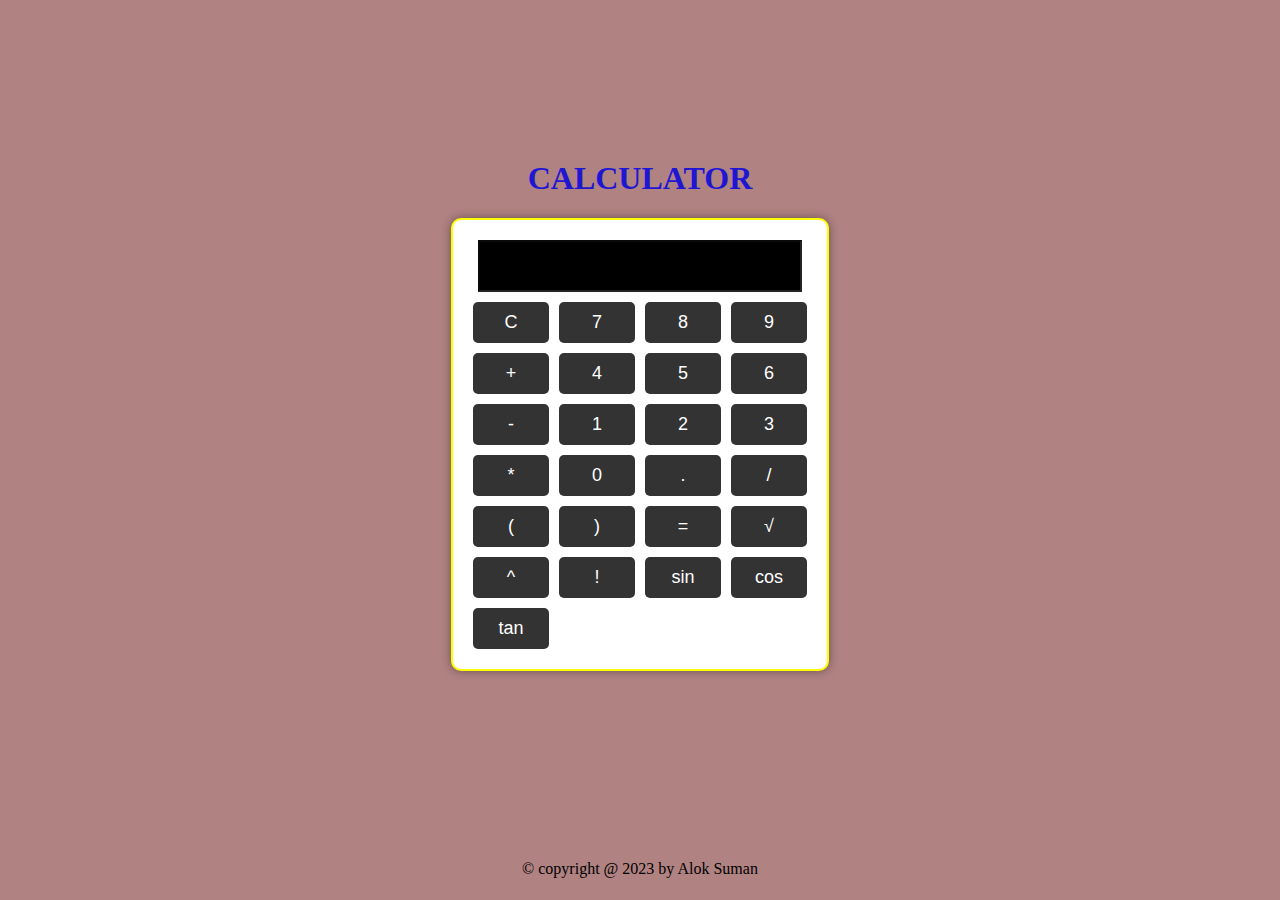
<file: calculator/index.html>
<!DOCTYPE html>
<html lang="en">
<head>
    <meta charset="UTF-8">
    <meta name="viewport" content="width=device-width, initial-scale=1.0">
    <link rel="stylesheet" href="style.css">
    <title>Calculator</title>
</head>
<body>
    <div class="wrapper">
        <h1>CALCULATOR</h1>
        <div class="calculator">
            <input type="text" id="display" disabled>
            <div class="buttons">
                <button onclick="clearDisplay()">C</button>
                <button onclick="appendToDisplay('7')">7</button>
                <button onclick="appendToDisplay('8')">8</button>
                <button onclick="appendToDisplay('9')">9</button>
                <button onclick="appendToDisplay('+')">+</button>
                <button onclick="appendToDisplay('4')">4</button>
                <button onclick="appendToDisplay('5')">5</button>
                <button onclick="appendToDisplay('6')">6</button>
                <button onclick="appendToDisplay('-')">-</button>
                <button onclick="appendToDisplay('1')">1</button>
                <button onclick="appendToDisplay('2')">2</button>
                <button onclick="appendToDisplay('3')">3</button>
                <button onclick="appendToDisplay('*')">*</button>
                <button onclick="appendToDisplay('0')">0</button>
                <button onclick="appendToDisplay('.')">.</button>
                <button onclick="appendToDisplay('/')">/</button>
                <button onclick="openParenthesis('(')">(</button>
                <button onclick="closeParenthesis(')')">)</button>
                <button onclick="calculateResult()">=</button>
                <button onclick="calculateSquareRoot()">√</button>
                <button onclick="calculatePower()">^</button>
                <button onclick="calculateFactorial()">!</button>
                <button onclick="calculateSin()">sin</button>
                <button onclick="calculateCos()">cos</button>
                <button onclick="calculateTan()">tan</button>
            </div>
        </div>
    </div>
    <div class="footer"> &copy; copyright @ 2023 by <span>Alok Suman</span> </div>
    <script src="script.js"></script>
</body>
</html>
</file>
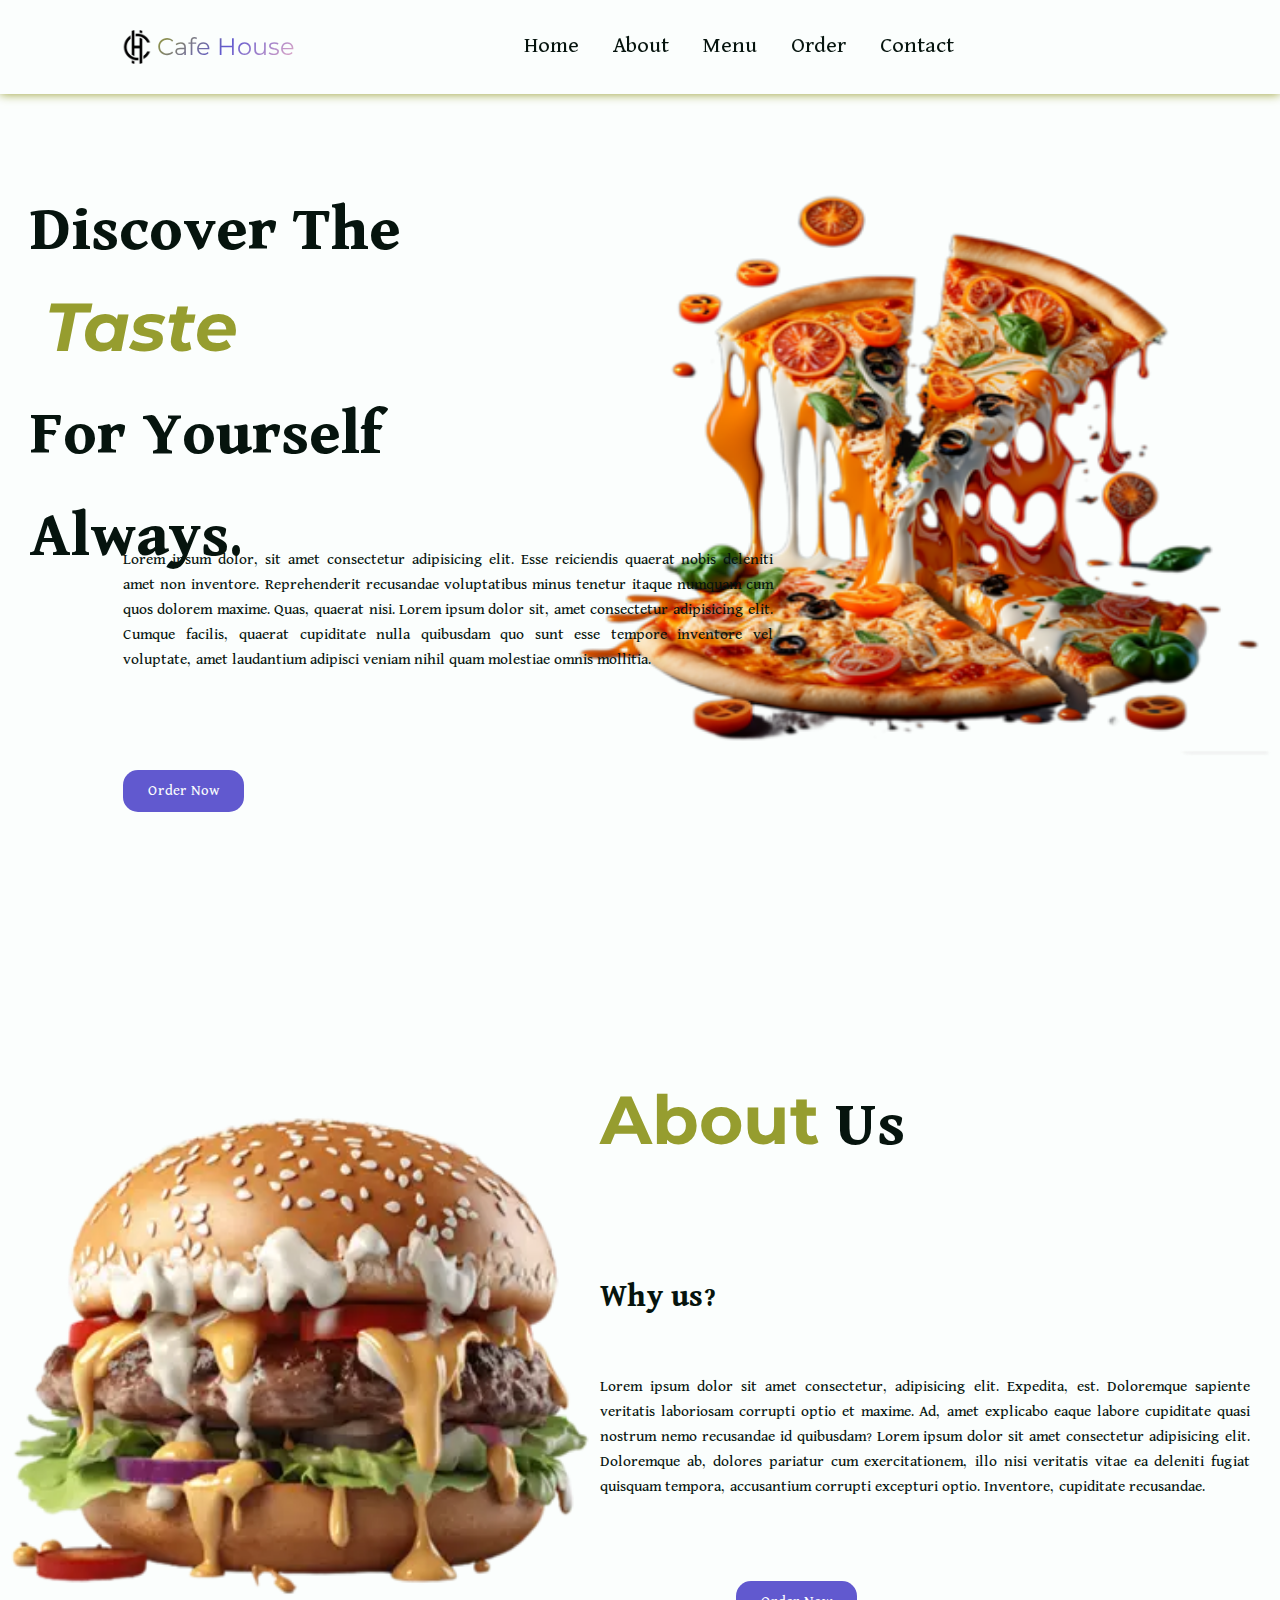
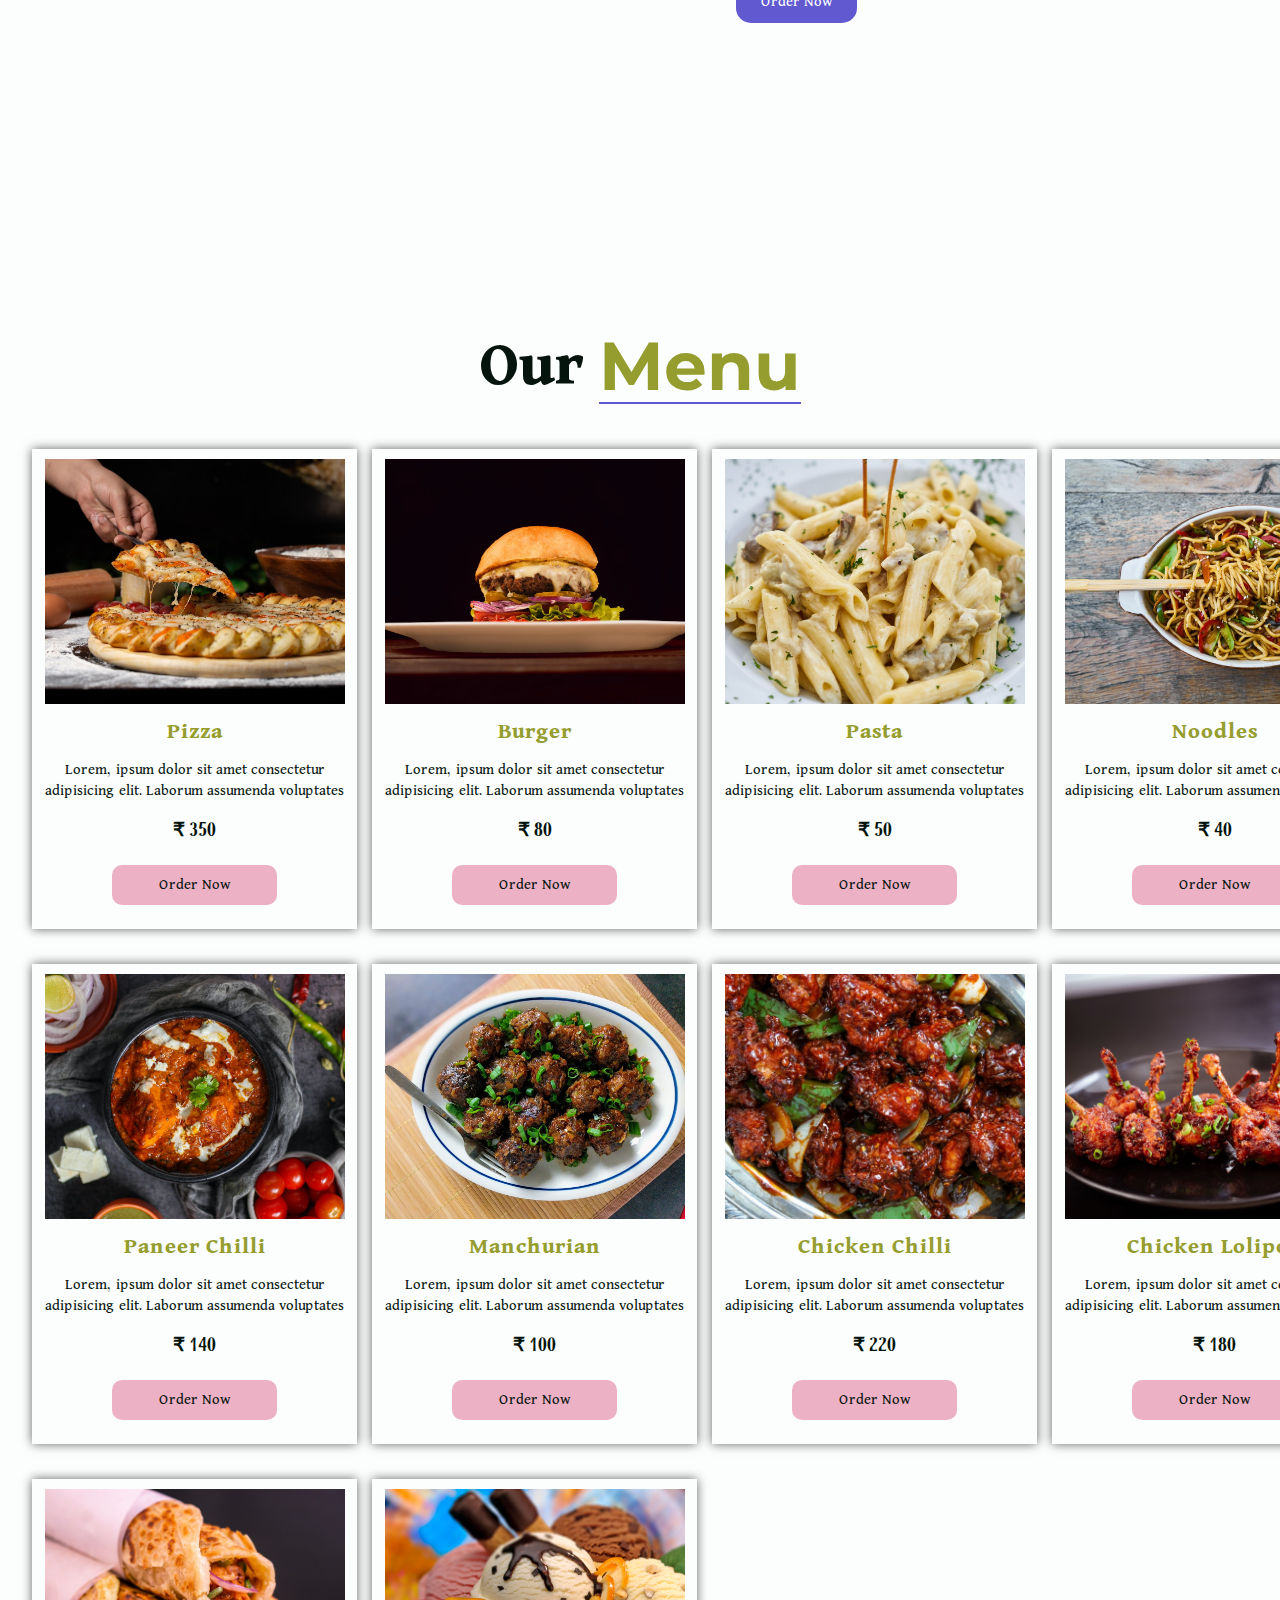
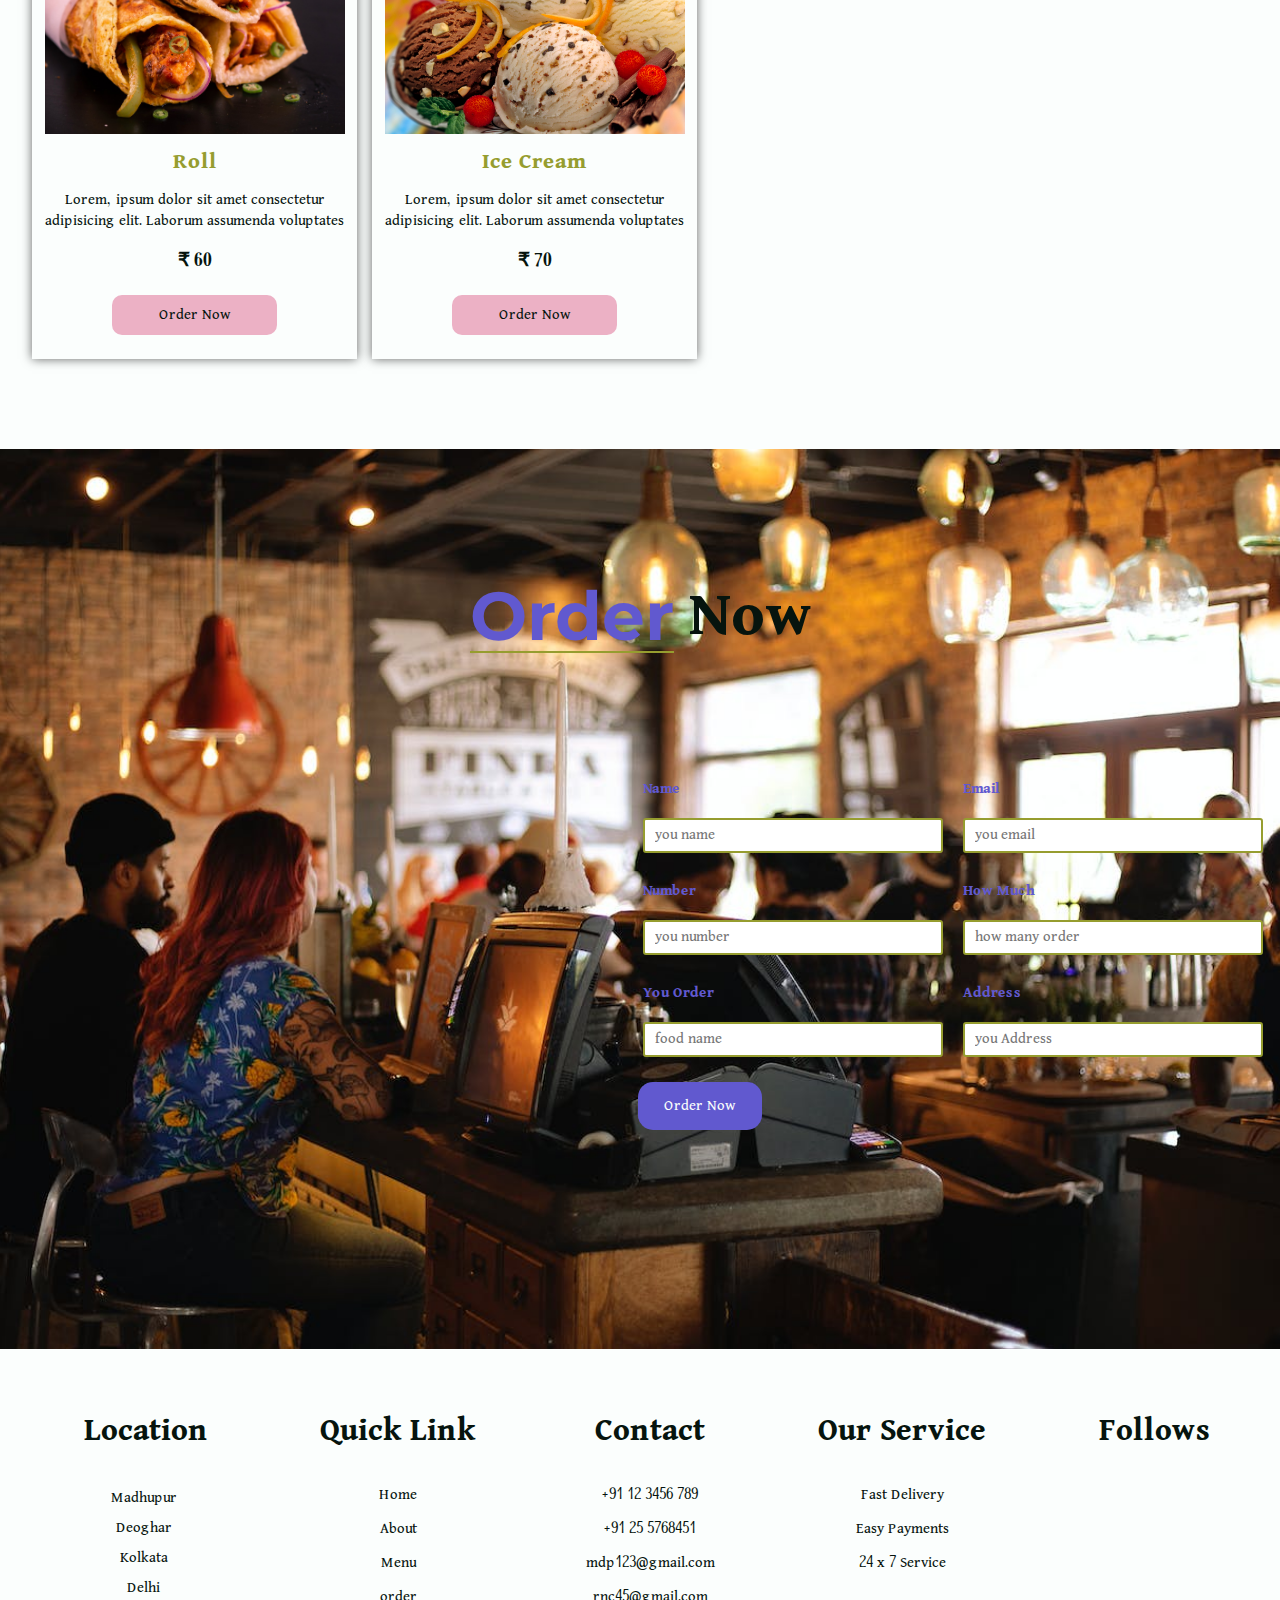
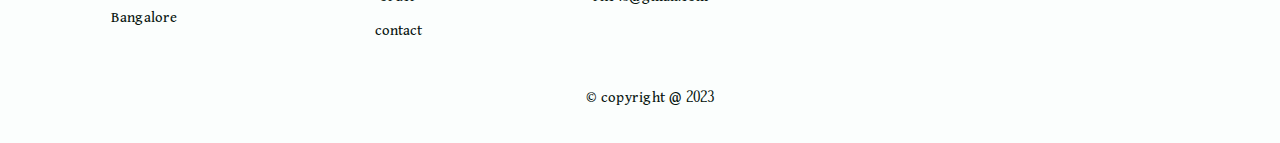
<file: codsoft_task1-LandingPage/index.html>
<!DOCTYPE html>
<html lang="en">
<head>
    <meta charset="UTF-8">
    <meta http-equiv="X-UA-Compatible" content="IE=edge">
    <meta name="viewport" content="width=device-width, initial-scale=1.0">
    <title>Cafe House</title>
    <link rel="stylesheet" href="style.css">
    <link rel="stylesheet" href="https://cdnjs.cloudflare.com/ajax/libs/font-awesome/6.4.2/css/all.min.css" integrity="sha512-z3gLpd7yknf1YoNbCzqRKc4qyor8gaKU1qmn+CShxbuBusANI9QpRohGBreCFkKxLhei6S9CQXFEbbKuqLg0DA==" crossorigin="anonymous" referrerpolicy="no-referrer" />
</head>
<body>
    <main>
        <header class="header" id="home">
            <nav class="navbar">
                <div class="logo">
                    <a href="#"><img src="./images/logo.png" alt="logo"></a>
                    <p class="brand">Cafe House</p>
                </div>

                <ul>
                    <li><a href="#home">Home</a></li>
                    <li><a href="#about">About</a></li>
                    <li><a href="#menu">Menu</a></li>
                    <li><a href="#order">Order</a></li>
                    <li><a href="#contact">Contact</a></li>
                </ul>

                <div class="icon">
                    <i class="fa-solid fa-magnifying-glass"></i>
                    <i class="fa-solid fa-cart-shopping"></i>
                </div>
            </nav>

            <div class="home">

                <div class="men_text">
                    <h1>Discover The <span>Taste </span><br>For Yourself Always.</h1>
                </div>

                <div class="home_image">
                    <img src="images/pizza.png" height="650px" width="750px">
                </div>

            </div>

            <p class="details">
                Lorem ipsum dolor, sit amet consectetur adipisicing elit. Esse reiciendis quaerat nobis
                deleniti amet non inventore. Reprehenderit recusandae voluptatibus minus tenetur itaque numquam
                cum quos dolorem maxime. Quas, quaerat nisi. Lorem ipsum dolor sit, amet consectetur adipisicing
                elit. Cumque facilis, quaerat cupiditate nulla quibusdam quo sunt esse tempore inventore vel
                voluptate, amet laudantium adipisci veniam nihil quam molestiae omnis mollitia.
            </p>

            <a href="#" class="home_btn">Order Now</a>

        </header>

        <!-- About Us -->

        <div class="about" id="about">
            <div class="about_main">

                <div class="image">
                    <img src="images/burger.png" height="650px" width="850px">
                </div>

                <div class="about_text">
                    <h1><span>About</span>Us</h1>
                    <h3>Why us?</h3>
                    <p>
                        Lorem ipsum dolor sit amet consectetur, adipisicing elit. Expedita, est. Doloremque
                        sapiente veritatis laboriosam corrupti optio et maxime. Ad, amet explicabo eaque labore
                        cupiditate quasi nostrum nemo recusandae id quibusdam? Lorem ipsum dolor sit amet
                        consectetur adipisicing elit. Doloremque ab, dolores pariatur cum exercitationem, illo nisi
                        veritatis vitae ea deleniti fugiat quisquam tempora, accusantium corrupti excepturi optio.
                        Inventore, cupiditate recusandae.
                    </p>
                </div>
            </div>

            <a href="#" class="about_btn">Order Now</a>

        </div>

        <!--Menu-->

        <div class="menu" id="menu">
        <h1>Our<span>Menu</span></h1>

            <div class="menu_box">
                <div class="menu_card">

                    <div class="menu_image">
                        <img src="images/m-pizzza.jpg">
                    </div>

                    <div class="menu_info">
                        <h2>Pizza</h2>
                        <p>
                            Lorem, ipsum dolor sit amet consectetur adipisicing elit. Laborum assumenda voluptates
                        </p>
                        <h3>&#8377; 350</h3>
                        <a href="#order" class="menu_btn" >Order Now</a>
                    </div>

                </div>

                <div class="menu_card">

                    <div class="menu_image">
                        <img src="images/m-burger.jpg">
                    </div>

                    <div class="menu_info">
                        <h2>Burger</h2>
                        <p>
                            Lorem, ipsum dolor sit amet consectetur adipisicing elit. Laborum assumenda voluptates
                        </p>
                        <h3>&#8377; 80</h3>
                        <a href="#order" class="menu_btn">Order Now</a>
                    </div>

                </div>

                <div class="menu_card">

                    <div class="menu_image">
                        <img src="images/m-pasta.jpg">
                    </div>


                    <div class="menu_info">
                        <h2>Pasta</h2>
                        <p>
                            Lorem, ipsum dolor sit amet consectetur adipisicing elit. Laborum assumenda voluptates
                        </p>
                        <h3>&#8377; 50</h3>
                        <a href="#order" class="menu_btn">Order Now</a>
                    </div>

                </div>

                <div class="menu_card">

                    <div class="menu_image">
                        <img src="images/m-noodles.jpg">
                    </div>


                    <div class="menu_info">
                        <h2>Noodles</h2>
                        <p>
                            Lorem, ipsum dolor sit amet consectetur adipisicing elit. Laborum assumenda voluptates
                        </p>
                        <h3>&#8377; 40</h3>
                        <a href="#order" class="menu_btn">Order Now</a>
                    </div>

                </div>

                <div class="menu_card">

                    <div class="menu_image">
                        <img src="images/m-paneer.jpg">
                    </div>


                    <div class="menu_info">
                        <h2>Paneer Chilli</h2>
                        <p>
                            Lorem, ipsum dolor sit amet consectetur adipisicing elit. Laborum assumenda voluptates
                        </p>
                        <h3>&#8377; 140</h3>
                        <a href="#order" class="menu_btn">Order Now</a>
                    </div>

                </div>

                <div class="menu_card">

                    <div class="menu_image">
                        <img src="images/m-manchurian.jpg">
                    </div>

                    <div class="menu_info">
                        <h2>Manchurian</h2>
                        <p>
                            Lorem, ipsum dolor sit amet consectetur adipisicing elit. Laborum assumenda voluptates
                        </p>
                        <h3>&#8377; 100</h3>
                        <a href="#order" class="menu_btn">Order Now</a>
                    </div>

                </div>

                <div class="menu_card">

                    <div class="menu_image">
                        <img src="images/m-chicken chilli.jpg">
                    </div>

                    <div class="menu_info">
                        <h2>Chicken Chilli</h2>
                        <p>
                            Lorem, ipsum dolor sit amet consectetur adipisicing elit. Laborum assumenda voluptates
                        </p>
                        <h3>&#8377; 220</h3>
                        <a href="#order" class="menu_btn">Order Now</a>
                    </div>

                </div>

                <div class="menu_card">

                    <div class="menu_image">
                        <img src="images/m-chicken_lollipop.jpg">
                    </div>

                    <div class="menu_info">
                        <h2>Chicken Lolipop</h2>
                        <p>
                            Lorem, ipsum dolor sit amet consectetur adipisicing elit. Laborum assumenda voluptates
                        </p>
                        <h3>&#8377; 180</h3>
                        <a href="#order" class="menu_btn">Order Now</a>
                    </div>

                </div>

                <div class="menu_card">

                    <div class="menu_image">
                        <img src="images/m-roll.jpg">
                    </div>

                    <div class="menu_info">
                        <h2>Roll</h2>
                        <p>
                            Lorem, ipsum dolor sit amet consectetur adipisicing elit. Laborum assumenda voluptates
                        </p>
                        <h3>&#8377; 60</h3>
                        <a href="#order" class="menu_btn">Order Now</a>
                    </div>

                </div>

                <div class="menu_card">

                    <div class="menu_image">
                        <img src="images/m-icecream.jpg">
                    </div>

                    <div class="menu_info">
                        <h2>Ice Cream</h2>
                        <p>
                            Lorem, ipsum dolor sit amet consectetur adipisicing elit. Laborum assumenda voluptates
                        </p>
                        <h3>&#8377; 70</h3>
                        <a href="#order" class="menu_btn" id="order">Order Now</a>
                    </div>
                </div>

            </div>

        </div>

        <!--Order-->

        <div class="order" id="Order">
            <h1><span>Order</span>Now</h1>

            <div class="order_main">

                <div class="order_image">
                    <iframe src="https://www.google.com/maps/embed?pb=!1m18!1m12!1m3!1d2854.1244938739487!2d86.64124337623576!3d24.263245984617747!2m3!1f0!2f0!3f0!3m2!1i1024!2i768!4f13.1!3m3!1m2!1s0x39f1378f2b4efdbb%3A0x9af9fb7ef9e3e752!2sCAFE%20HOUSE!5e0!3m2!1sen!2sin!4v1699338068934!5m2!1sen!2sin" width="600" height="450" style="border:0;" allowfullscreen="" loading="lazy" referrerpolicy="no-referrer-when-downgrade"></iframe>
                </div>

                <form action="#">

                    <div class="input">
                        <p>Name</p>
                        <input type="text" placeholder="you name">
                    </div>

                    <div class="input">
                        <p>Email</p>
                        <input type="email" placeholder="you email">
                    </div>

                    <div class="input">
                        <p>Number</p>
                        <input placeholder="you number">
                    </div>

                    <div class="input">
                        <p>How Much</p>
                        <input type="number" placeholder="how many order">
                    </div>

                    <div class="input">
                        <p>You Order</p>
                        <input placeholder="food name">
                    </div>

                    <div class="input">
                        <p>Address</p>
                        <input placeholder="you Address">
                    </div>

                    <a href="#" class="order_btn">Order Now</a>

                </form>

            </div>

        </div>

         <!--Footer-->

        <footer id="contact">
            <div class="footer_main">

                <div class="footer_tag">
                    <h2>Location</h2>
                    <ul>

                        <li><a href="https://maps.app.goo.gl/qfPCuKQzK1j5drxs9" target="_blank" >Madhupur</a></li>
                        <li><a href="https://maps.app.goo.gl/BZo9wETjTNJRnuEB6" target="_blank" >Deoghar</a></li>
                        <li><a href="https://maps.app.goo.gl/ZTQ5eqLvHvtrkLnSA" target="_blank">Kolkata</a></li>
                        <li><a href="https://maps.app.goo.gl/d24WJ3n2ZewELYyU9" target="_blank">Delhi</a></li>
                        <li><a href="https://maps.app.goo.gl/nA34o3tXULafZRBr9" target="_blank">Bangalore</a></li>
                    </ul>
                </div>

                <div class="footer_tag">
                    <h2>Quick Link</h2>
                    <a href="#home"><p>Home</p></a>
                    <a href="#about"><p>About</p></a>
                    <a href="#menu"><p>Menu</p></a>
                    <a href="#order"><p>order</p></a>
                    <a href="#contact"><p>contact</p></a>
                </div>

                <div class="footer_tag">
                    <h2>Contact</h2>
                    <p>+91 12 3456 789</p>
                    <p>+91 25 5768451</p>
                    <p>mdp123@gmail.com</p>
                    <p>rnc45@gmail.com</p>
                </div>

                <div class="footer_tag">
                    <h2>Our Service</h2>
                    <p>Fast Delivery</p>
                    <p>Easy Payments</p>
                    <p>24 x 7 Service</p>
                </div>

                <div class="footer_tag">
                    <h2>Follows</h2>
                    <i class="fa-brands fa-facebook-f"></i>
                    <i class="fa-brands fa-twitter"></i>
                    <i class="fa-brands fa-instagram"></i>
                    <i class="fa-brands fa-linkedin-in"></i>
                </div>

            </div>
            <div class="credit"> &copy; copyright @ 2023</div>

        </footer>


    </main>

</body>
</html>
</file>
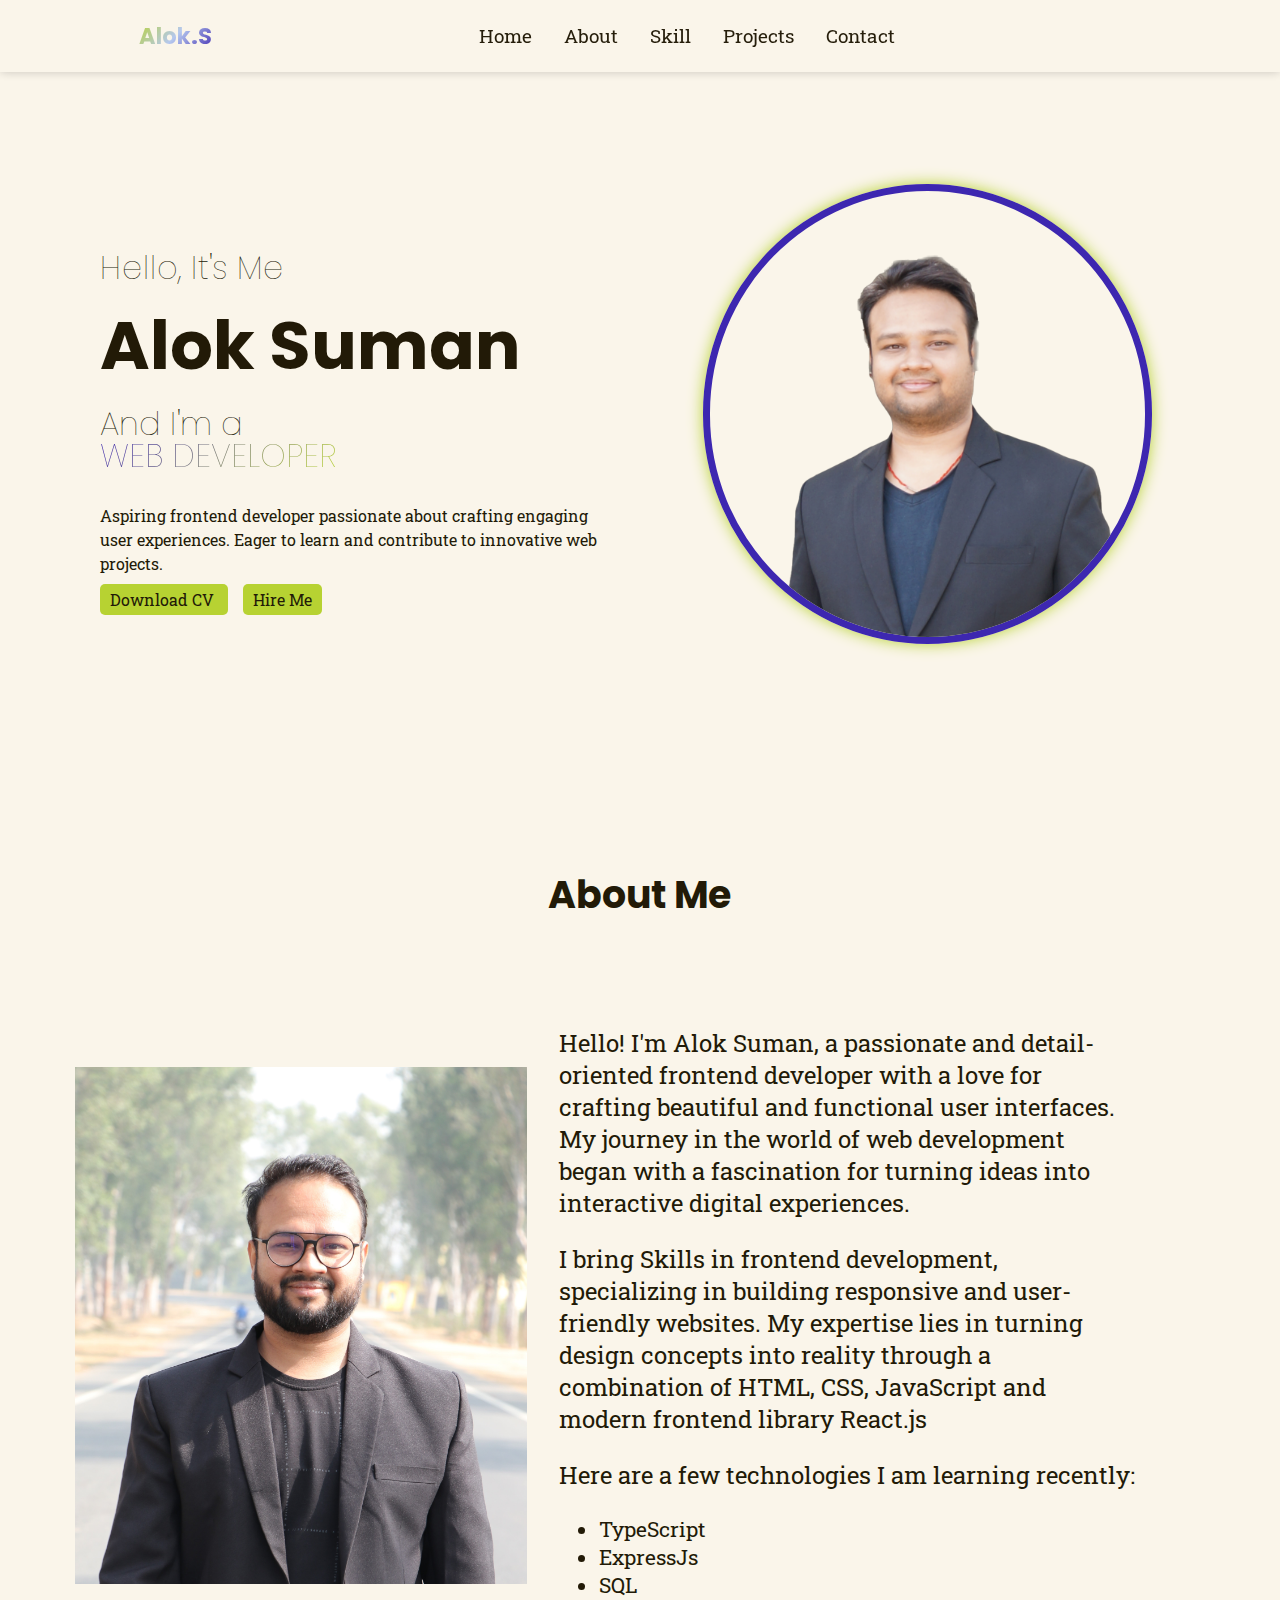
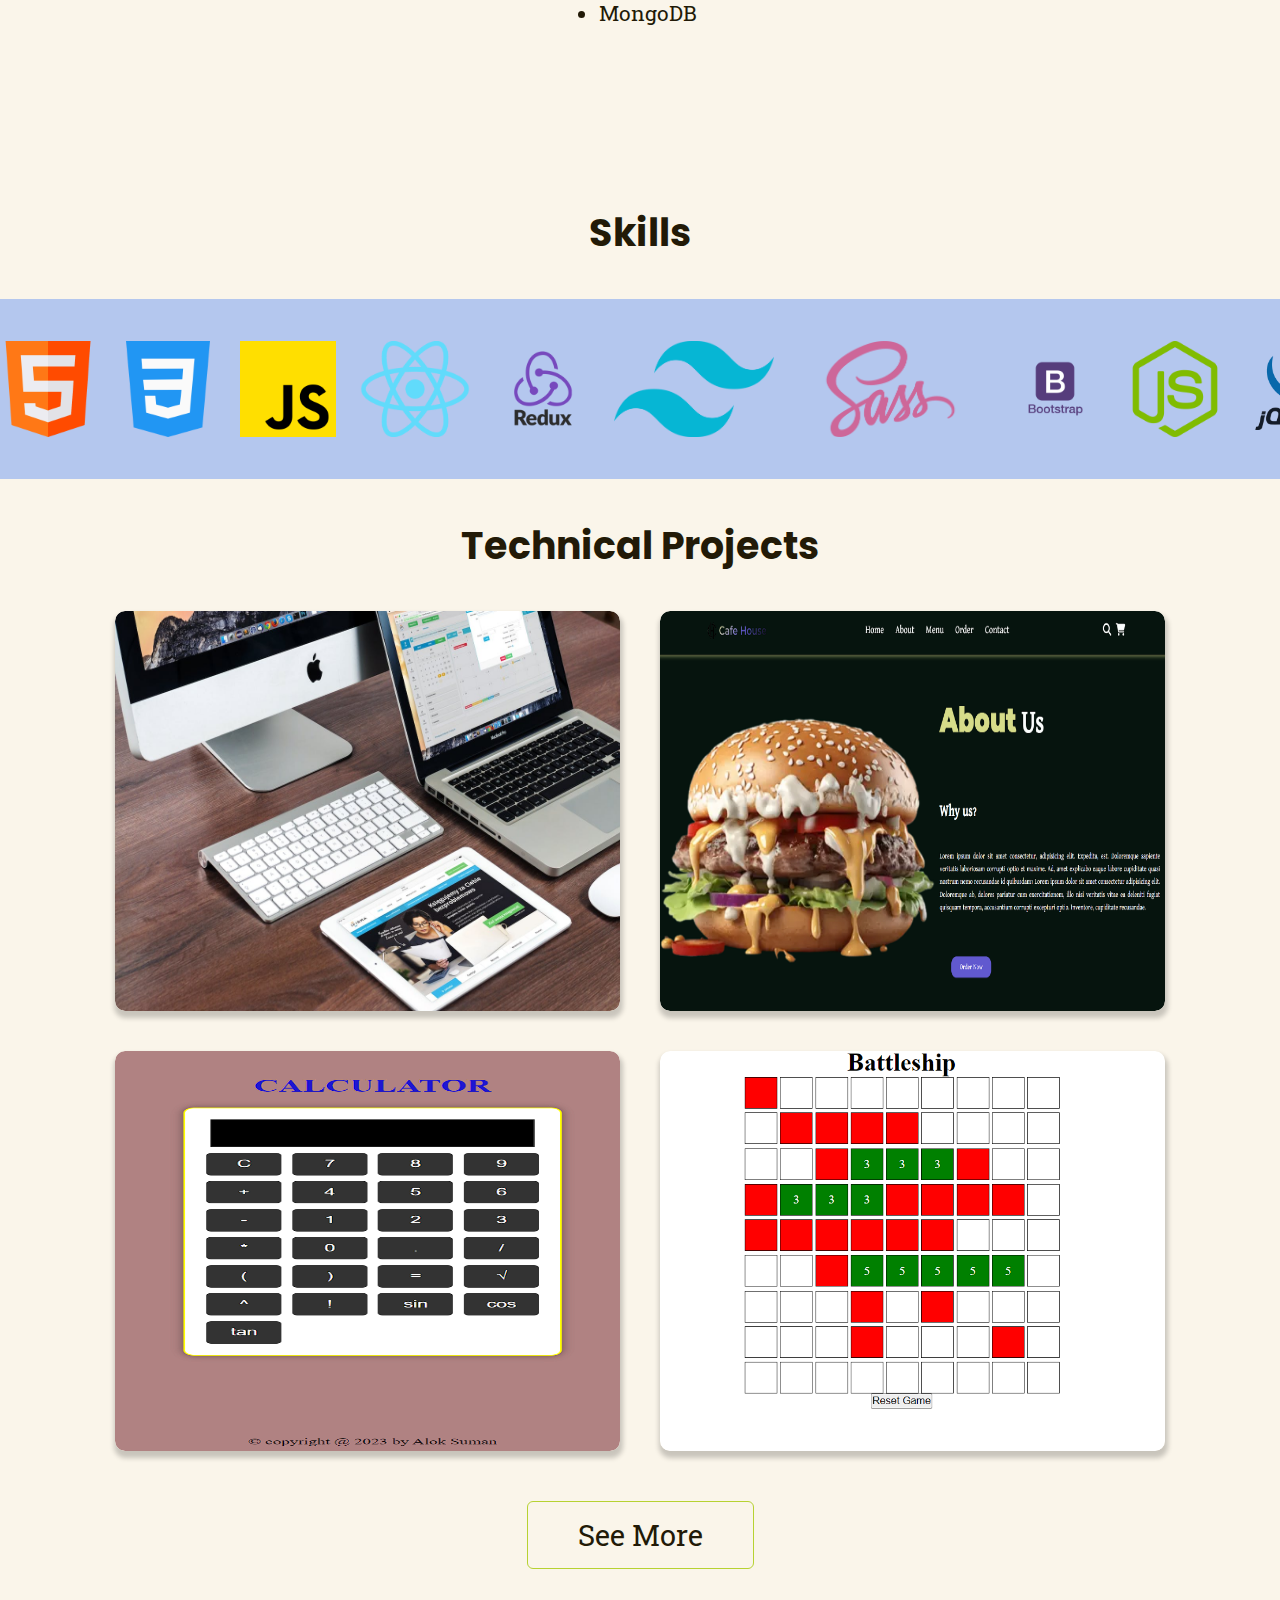
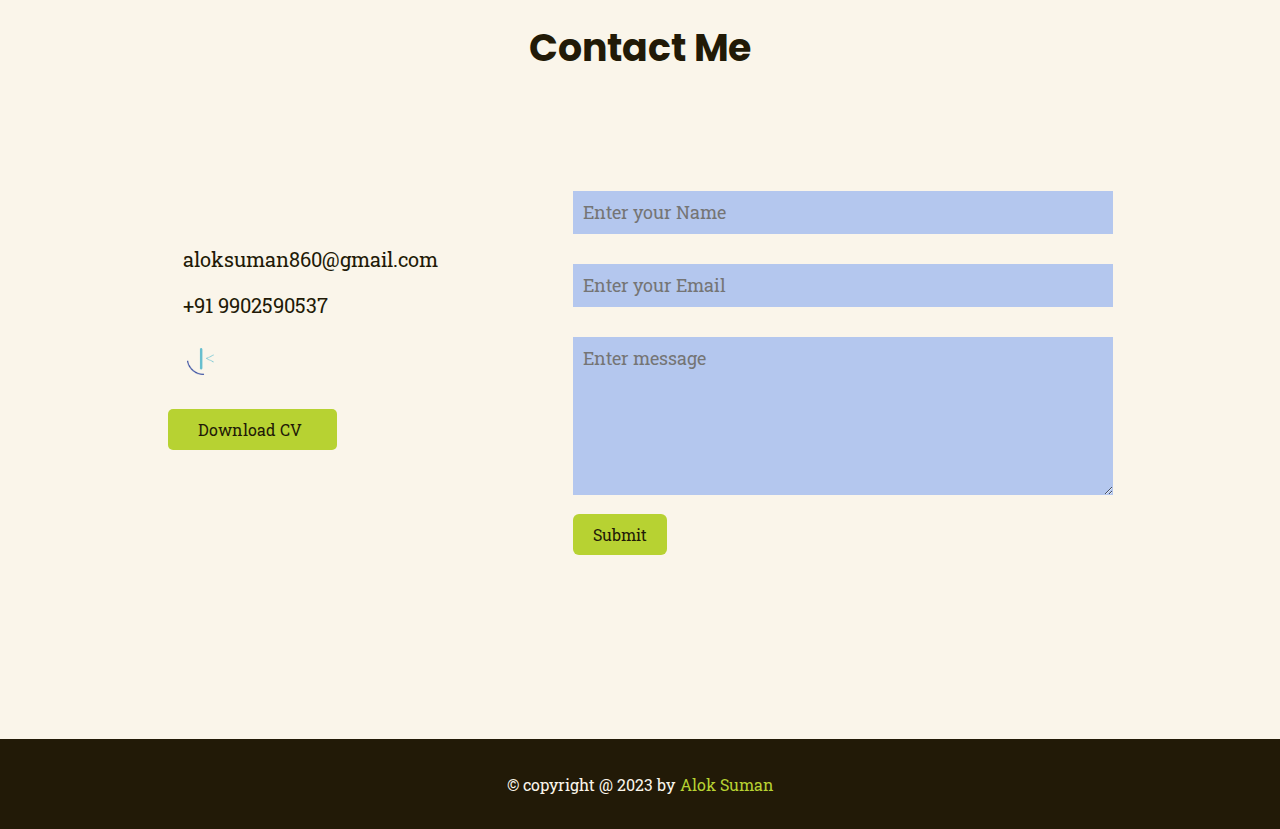
<file: codsoft_task2-Portfolio/index.html>
<!DOCTYPE html>
<html lang="en">
  <head>
    <meta charset="UTF-8" />
    <meta http-equiv="X-UA-Compatible" content="IE=edge" />
    <meta name="viewport" content="width=device-width, initial-scale=1.0" />
    <title>Alok Suman Portfolio</title>
    <link rel="stylesheet" href="style.css" />
    <link
      rel="stylesheet"
      href="https://cdnjs.cloudflare.com/ajax/libs/font-awesome/6.4.2/css/all.min.css"
      integrity="sha512-z3gLpd7yknf1YoNbCzqRKc4qyor8gaKU1qmn+CShxbuBusANI9QpRohGBreCFkKxLhei6S9CQXFEbbKuqLg0DA=="
      crossorigin="anonymous"
      referrerpolicy="no-referrer"
    />
  </head>
  <body>
    <main>
      <header class="header">
        <div class="header_icon">
          <a href="#home"><i  class="fa-solid fa-user fa-xl"></i><span>Alok.S</span></a>
        </div>
        <nav>
          <ul>
            <li><a href="#home">Home</a></li>
            <li><a href="#about">About</a></li>
            <li><a href="#skill">Skill</a></li>
            <li><a href="#projects">Projects</a></li>
            <!-- <li><a href="#resume">Resume</a></li> -->
            <li><a href="#contact">Contact</a></li>
          </ul>
        </nav>
        <div class="icons">
          <div class="fa-solid fa-sun fa-xl" id="theme-toggle"></div>
        </div>
      </header>

      <!-- home -->

      <section class="home" id="home">
        <div class="content">
          <h3>Hello, It's Me</h3>
          <h1>Alok Suman</h1>
          <h3>And I'm a <span class="title">WEB DEVELOPER</span></h3>
          <p>Aspiring frontend developer passionate about crafting engaging user experiences. Eager to learn and contribute to innovative web projects.</p>
          <div class="content_btn">
            <a href="./src/file/Alok-CV.pdf" class="content_btn-btn" target="_blank" >Download CV <i class="fa-solid fa-download fa-bounce fa-xs"></i></a>
            <a href="mailto:aloksuman860@gmail.com" class="content_btn-btn">Hire Me <i class="fa-solid fa-arrow-right fa-fade fa-sm"></i></a>
          </div>
        </div>

        <div class="home_img">
            <img src="./src/img/Alok-Suman.png" alt="Alok Suman Profile Image">
        </div>
      </section>

      <!-- end -->

      <!-- about -->

      <section class="about" id="about">
        <h3 class="about_title">About Me</h3>

        <div class="col">
            <div class="col_img">
              <img src="./src/img/Alok-About.JPG" alt="">
            </div>
            <div class="col_content">
              <p>Hello! I'm Alok Suman, a passionate and detail-oriented frontend developer with a love for crafting beautiful and functional user interfaces. My journey in the world of web development began with a fascination for turning ideas into interactive digital experiences.</p>
                <p>I bring Skills in frontend development, specializing in building responsive and user-friendly websites. My expertise lies in turning design concepts into reality through a combination of HTML, CSS, JavaScript and modern frontend library React.js</p>
                <p>Here are a few technologies I am learning recently:</p>
                <ul>
                  <li>TypeScript</li>
                  <li>ExpressJs</li>
                  <li>SQL</li>
                  <li>MongoDB</li>
                </ul>
            </div>
        </div>
      </section>

      <!-- end -->

      <!-- skill -->
      <section class="skill" id="skill">
        <h3 class="skill_title">Skills</h3>
        <div class="skill_container">
          <div class="skill_item">
            <img src="./src/img/HTML.png" alt="Html logo">
            <img src="./src/img/CSS.png" alt="css logo">
            <img src="./src/img/JavaScript.png" alt="JavaScript logo">
            <img src="./src/img/react.png" alt="react logo">
            <img src="./src/img/Redux.png" alt="redux logo">
            <img src="./src/img/Tailwind.png" alt="tailwind logo">
            <img src="./src/img/Sass.png" alt="sass logo">
            <img src="./src/img/Bootstrap.png" alt="bootstrap logo">
            <img src="./src/img/NodeJS.png" alt="nodejs logo">
            <img src="./src/img/Jquery.png" alt="jquery logo">
          </div>
      </div>
      </section>

      <!-- end -->

      <!-- Projects -->

      <section class="projects" id="projects">
        <h3 class="projects_title">Technical Projects</h3>
        <div class="projects-container">
          <div class="project-item">
            <img src="./src/img/pexels-pixabay-39284.jpg" alt="blog" width="400px" height="400px">
            <div class="content">
              <h4>TheBlogger</h4>
              <p>A simple website to post, read or edit blogs. It includes authentication, realtime data optimization.</p>
              <div class="projectbtn">
                <button><a href="https://github.com/Alokray007/TheBlogger" target="_blank">Repo</a></button>
                <button><a target="_blank">Live</a></button>
              </div>
            </div>
          </div>
          <div class="project-item">
            <img src="./src/img/cafe House.png" alt="blog" width="400px" height="400px">
            <div class="content">
              <h4>Cafe House</h4>
              <p>Restaurant website for showcasing Food items and facilitates for online Food order. </p>
              <div class="projectbtn">
                <button><a href="https://github.com/Alokray007/CODSOFT/tree/main/codsoft_task1-LandingPage" target="_blank">Repo</a></button>
                <button><a href="https://cafehouse-mdp.netlify.app/" target="_blank">Live</a></button>
              </div>
            </div>
          </div>
          <div class="project-item">
            <img src="./src/img/calculator.png" alt="blog" width="400px" height="400px">
            <div class="content">
              <h4>Calculator</h4>
              <p>A simple Calculator having functionality of add, subtract, multiply, divide etc</p>
              <div class="projectbtn">
                <button><a href="https://github.com/Alokray007/CODSOFT/tree/main/codsoft_task3-calculator" target="_blank">Repo</a></button>
                <button><a href="https://basic-calclator.netlify.app" target="_blank">Live</a></button>
              </div>
            </div>
          </div>
          <div class="project-item">
            <img src="./src/img/Battleship.png" alt="blog" width="400px" height="400px">
            <div class="content">
              <h4>Cafe House</h4>
              <p>Restaurant website for showcasing Food items and facilitates for online Food order. </p>
              <div class="projectbtn">
                <button><a href="https://github.com/Alokray007/Battleship-Dom-W9-46-AA" target="_blank">Repo</a></button>
                <button><a href="https://battleship-one.netlify.app/" target="_blank">Live</a></button>
              </div>
            </div>
          </div>
        </div>
        <a  class="seemore_btn" target="_blank"><i class="fa-solid fa-caret-down fa-bounce fa-xl"></i> See More</a>
      </section>


      <!-- end -->

      <!-- Order -->

      <section class="contact" id="contact">
        <h3>Contact Me</h3>

        <div class="contact_main">
            <div class="contact_left">
              <p><i class="fa-solid fa-paper-plane"></i> aloksuman860@gmail.com</p>
              <p><i class="fa-solid fa-phone fa-lg"></i> +91 9902590537</p>
              <div class="contact_social">
                <a href="https://github.com/Alokray007" target="_blank"><i class="fa-brands fa-github fa-lg"></i></a>
                <a href="https://www.frontendmentor.io/profile/Alokray007" target="_blank"><img src="./src/img/frontend-mentor-logo.png" height="27px" alt=""></a>
                <a href="https://www.linkedin.com/in/aloksuman010/" target="_blank"><i class="fa-brands fa-linkedin fa-lg"></i></a>
                <a href="https://www.instagram.com/raygtrider/" target="_blank"><i class="fa-brands fa-instagram fa-lg"></i></a>
              </div>
              <a href="./src/file/Alok-CV.pdf" class="content_btn-btn contact-btn" target="_blank" >Download CV <i class="fa-solid fa-download fa-bounce fa-xs"></i></a>
            </div>
            <div class="contact_right">
              <form >
                <!-- <label for="">Name</label> -->
                <input type="text" name="name" placeholder="Enter your Name" />
                <input type="email" name="email" placeholder="Enter your Email" />
                <textarea name="message" rows="6" placeholder="Enter message"></textarea>
                <button class="form_btn" type="submit">Submit</button>
              </form>
            </div>
        </div>
      </section>

      <!-- end -->

      <section class="footer">
        &copy; copyright @ 2023 by <span id="home">Alok Suman</span>
      </section>

    </main>

    <script>
      function toggleTheme() {
        const currentTheme =
          document.documentElement.getAttribute("data-theme");
        const newTheme = currentTheme === "light" ? "dark" : "light";
        document.documentElement.setAttribute("data-theme", newTheme);

        const themeToggleBtn = document.getElementById("theme-toggle");
        themeToggleBtn.classList.toggle("fa-sun", newTheme === "light");
        themeToggleBtn.classList.toggle("fa-moon", newTheme === "dark");
      }

      const themeToggleBtn = document.getElementById("theme-toggle");
      themeToggleBtn.addEventListener("click", toggleTheme);

      document.addEventListener("DOMContentLoaded", function () {
        const currentTheme =
          document.documentElement.getAttribute("data-theme");
        if (!currentTheme) {
          document.documentElement.setAttribute("data-theme", "light");
        }
      });
    </script>
  </body>
</html>
</file>
<file: calculator/style.css>
body {
    margin: 0;
    background-color: #b08282;
}

.wrapper {
    display: flex;
    justify-content: center;
    align-items: center;
    flex-direction: column;
    height: 90vh;
}

.calculator {
    background-color: #fff;
    border: 2px solid #FFFF00;
    border-radius: 10px;
    padding: 20px;
    box-shadow: 0 0 10px rgba(0, 0, 0, 0.4);
    text-align: center;
}

h1 {
    color: #1f16d2;
    text-align: center;
}

input[type="text"] {
    width: 90%;
    margin-bottom: 10px;
    padding: 10px;
    font-size: 24px;
    background-color: #000;
    color: #fff
}

.buttons {
    display: grid;
    grid-template-columns: repeat(4, 1fr);
    gap: 10px;
}

button {
    padding: 10px;
    font-size: 18px;
    background-color: #333;
    color: #fff;
    border: none;
    border-radius: 5px;
    cursor: pointer;
}

.footer {
    text-align: center;
    margin-top: 50px;
}
</file>
<file: codsoft_task1-LandingPage/style.css>
@import url("https://fonts.googleapis.com/css2?family=Dai+Banna+SIL&family=Montserrat:wght@600;900&display=swap");

:root {
  --clr-text: #06140e;
  --clr-surface: #fbfefd;
  --clr-primary: #6159cf;
  --clr-secondary: #ecb1c5;
  --clr-accent: #969d2f;

  --fw-regular: 400;
  --fw-medium: 600;
  --fw-bold: 900;

  --ff-body: "Dai Banna SIL", serif;
  --ff-heading: "Montserrat", sans-serif;

  --step--2: clamp(0.69rem, calc(0.67rem + 0.1vw), 0.75rem);
  --step--1: clamp(0.78rem, calc(0.68rem + 0.49vw), 1.06rem);
  --step-0: clamp(0.88rem, calc(0.66rem + 1.09vw), 1.5rem);
  --step-1: clamp(0.98rem, calc(0.59rem + 1.98vw), 2.12rem);
  --step-2: clamp(1.11rem, calc(0.45rem + 3.29vw), 3rem);
  --step-3: clamp(1.25rem, calc(0.2rem + 5.21vw), 4.24rem);
  --step-4: clamp(1.4rem, calc(-0.2rem + 7.99vw), 6rem);
  --step-5: clamp(1.58rem, calc(-0.82rem + 12vw), 8.48rem);
}

@media (prefers-color-scheme: dark) {
  :root {
    --clr-text: #fbfefd;
    --clr-surface: #06140e;
    --clr-primary: #6159cf;
    --clr-secondary: #040102;
    --clr-accent: #d6dc89;
  }
}

/* CSS Reset */

*,
*::before,
*::after {
  box-sizing: border-box;
}

body {
  margin: 0;
  padding: 0;
}

* {
  line-height: 1.5;
  -webkit-font-smoothing: antialiased;
}

img,
picture {
  display: block;
  max-width: 100%;
}

input,
button,
textarea,
select {
  font: inherit;
}

p,
h1,
h2 {
  overflow-wrap: break-word;
}

html {
  color-scheme: light dark;
  scroll-behavior: smooth;
}

/* Header */

body {
  background-color: var(--clr-surface);
  color: var(--clr-text);
  font-family: var(--ff-body);
  font-weight: var(--fw-regular);
}

header {
  width: 100%;
  height: 100vh;
}

main nav{
  display: flex;
  justify-content: space-around;
  align-items: center;
  position: fixed;
  right: 0;
  left: 0;
  background: var(--clr-surface);
  box-shadow: 0 0 10px var(--clr-accent);
  z-index: 1000;
}

main nav .logo img{
  width: 80px;
  cursor: pointer;
  margin: 7px 0;
}

main nav .logo {
  display: flex;
  align-items: center;
}

main nav .logo .brand {
  margin: -20px;
  font-size: var(--step-0);
  font-family: var(--ff-heading);
  background: linear-gradient(135deg, var(--clr-accent), var(--clr-primary),var(--clr-secondary));
  background-clip: text;
  -webkit-background-clip: text;
  -webkit-text-fill-color: transparent;
}

main nav ul{
  list-style: none;
}

main nav ul li{
  display: inline-block;
  margin: 0 15px;
}

main nav ul li a{
  text-decoration: none;
  color: var(--clr-text);
  font-weight: var(--fw-regular);
  font-size: var(--step-0);
  transition: 0.1s
}

main nav ul li a::after{
  content: '';
  width: 0;
  height: 2px;
  background: var(--clr-accent);
  display: block;
  transition: 0.2s linear;
}

main nav ul li a:hover::after{
  width: 100%;
}

main nav ul li a:hover {
  content: "";
  color: var(--clr-primary);
}

main nav .icon i{
  font-size: var(--step-0);
  color: var(--clr-text);
  margin: 0 5px;
  cursor: pointer;
  transition: 0.3s;
}

main nav .icon i:hover{
  color: var(--clr-accent);
}

/* Home */

main .home{
  display: flex;
  align-items: center;
  justify-content: space-around;
  position: relative;
  top: 150px;
}

main .home .men_text h1{
  font-size: var(--step-3);
  position: relative;
  top: -90px;
  left: 30px;
  animation: slide-left 5s;
}

@keyframes slide-left {
  from {
    margin-bottom: 70%;
    width: 300%;
  }

  to {
    margin-bottom: 0%;
    width: 100%;
  }
}
main .home .men_text h1::before {
  transform: scaleX(0);
  transform-origin: center;
  transition: 5s ease-in-out;
  /* transition: 0.3s; */
}

main .home .men_text h1:is(:hover, :focus)::before{
  transform: scaleX(1);
}

main .home .men_text h1 span{
  margin-left: 15px;
  color: var(--clr-accent);
  font-family: var(--ff-heading);
  line-height: 22px;
  font-size: var(--step-3);
  font-style: italic;
}

main .home .main_image img{
  position: relative;
  left: 70px;
}

main .details{
  width: 650px;
  text-align: justify;
  position: relative;
  left: 123px;
  bottom: 120px;
  line-height: 25px;
  font-size: var(--step--1);
}

main .home_btn{
  background: var(--clr-primary);
  position: relative;
  left: 123px;
  bottom: 30px;
  width: 150px;
  cursor: pointer;
  padding: 12px 25px;
  border-radius: 15px;
  text-decoration: none;
  color: var(--clr-surface);
}

main .home_btn:hover {
  background: var(--clr-accent);
}

main .home_btn a{
  color: var(--clr-surface);
  text-align: center;
}

/*About*/

.about{
  width: 100%;
  height: 100vh;
  padding: 70px 0;
}

.about .about_main{
  display: flex;
  align-items: center;
  justify-content: space-around;
}

.about .about_main .image img{
  position: relative;
  top: 60px;
}

.about .about_main .about_text h1 span{
  color: var(--clr-accent);
  margin-right: 15px;
  font-family: var(--ff-heading);
}

.about .about_main .about_text h1{
  font-size: var(--step-3);
  position: relative;
  bottom: 50px;
}

.about .about_main .about_text h3{
  font-size: var(--step-1);
  margin: 0 0 50px 0;
}

.about .about_main .about_text p{
  width: 650px;
  text-align: justify;
  margin-right: 30px;
  line-height: 25px;
  font-size: var(--step--1);
}

.about .about_btn{
  background: var(--clr-primary);
  padding: 12px 25px;
  text-decoration: none;
  color: #fff;
  position: relative;
  left: 57.5%;
  bottom: 30px;
  border-radius: 15px;
}

.about .about_btn:hover {
  background: var(--clr-accent);
}

/*Menu*/

.menu{
  width: 100%;
  padding: 70px 0;
}

.menu h1{
  font-size: var(--step-3);
  display: flex;
  align-items: center;
  justify-content: center;
  margin-bottom: 30px;
}

.menu h1 span{
  color: var(--clr-accent);
  margin-left: 15px;
  font-family: var(--ff-heading);
}

.menu h1 span::after{
  content: '';
  width: 100%;
  height: 2px;
  background: var(--clr-primary);
  display: block;
  position: relative;
  bottom: 15px;
}

.menu .menu_box{
  width: 95%;
  margin: 0 auto;
  display: grid;
  grid-template-columns: 1fr 1fr 1fr 1fr;
  grid-gap: 15px;
}

.menu .menu_box .menu_card{
  width: 325px;
  height: 480px;
  padding-top: 10px;
  margin-bottom: 20px;
  box-shadow: 0 0 10px rgba(0,0,0,0.6);
}

.menu .menu_box .menu_card .menu_image{
  width: 300px;
  height: 245px;
  margin: 0 auto;
  overflow: hidden;
}

.menu .menu_box .menu_card .menu_image img{
  width: 100%;
  height: 100%;
  object-fit: cover;
  object-position: center;
  transition: 0.3s;
}

.menu .menu_box .menu_card .menu_image:hover img{
  transform: scale(1.2);
}

.menu .menu_box .menu_card .menu_info h2{
  width: 60%;
  text-align: center;
  margin: 10px auto 10px auto;
  font-size: var(--step-0);
  color: var(--clr-accent);
}

.menu .menu_box .menu_card .menu_info p{
  text-align: center;
  margin-top: 8px;
  line-height: 21px;
  padding-inline: 10px;
}

.menu .menu_box .menu_card .menu_info h3{
  text-align: center;
  margin-top: 10px;
}

.menu .menu_box .menu_card .menu_info .menu_icon{
  color: var(--clr-accent);
  text-align: center;
  margin: 10px 0 10px 0;
}

.menu .menu_box .menu_card .menu_info .menu_btn{
  display: flex;
  align-items: center;
  justify-content: center;
  text-decoration: none;
  color: var(--clr-text);
  background: var(--clr-secondary);
  border-radius: 10px;
  padding: 8px 10px;
  margin: 0 80px;
  transition: 0.3s;
}

.menu .menu_box .menu_card .menu_info .menu_btn:hover{
  background-color: var(--clr-accent);
}

/*Order*/

.order{
  width: 100%;
  height: 100vh;
  padding: 70px 0;
  background-image: url(images/pexels-on-shot-2788792.jpg);
  background-size: cover;
  background-position: center;
}

.order h1{
  display: flex;
  align-items: center;
  justify-content: center;
  color: var(--clr-text);
  font-size: var(--step-3);
}

.order h1 span{
  color: var(--clr-primary);
  margin-right: 15px;
  font-family: var(--ff-heading);
}

.order h1 span::after{
  content: '';
  width: 100%;
  height: 2px;
  background: var(--clr-accent);
  display: block;
  position: relative;
  bottom: 15px;
}

.order .order_main{
  display: flex;
  align-items: center;
  justify-content: space-around;
}

.order .order_main .order_image img{
  width: 600px;
}

.order .order_main form{
  display: grid;
  grid-template-columns: 1fr 1fr;
  grid-gap: 0 10px;
}

.order .order_main form .input p{
  line-height: 25px;
  color: var(--clr-primary);
  font-weight: var(--fw-bold);
}

.order .order_main form .input{
  margin: 5px;
}

.order .order_main form .input input{
  width: 300px;
  height: 35px;
  padding: 0 10px;
  border: 2px solid var(--clr-accent);
  /* background: var(--clr-surface); */
  outline: none;
  border-radius: 3px;
}

.order .order_main form .input input:focus{
  border: 2px solid var(--clr-accent);
}

.order .order_main form .order_btn{
  width: 40%;
  text-align: center;
  margin-top: 20px;
  text-decoration: none;
  background: var(--clr-primary);
  cursor: pointer;
  padding: 12px 25px;
  border-radius: 15px;
  color: var(--clr-surface);
}

.order .order_main form .order_btn:hover{
  background: var(--clr-accent);
}


/*Footer*/

footer{
  width: 100%;
  padding: 30px 0 0 20px;
  background: var(--clr-surface);
}

footer .footer_main{
  display: grid;
  grid-template-columns: 1fr 1fr 1fr 1fr 1fr;
}

footer .footer_main .footer_tag{
  text-align: center;
}

footer .footer_main .footer_tag h2{
  color: var(--clr-text);
  margin-bottom: 25px;
  font-size: var(--step-1);
}

footer .footer_main .footer_tag ul li {
  list-style: none;

}
footer .footer_main .footer_tag ul li a {
  text-decoration: none;
  line-height: 30px;
  margin-right: 45px;

}

footer .footer_main .footer_tag p{
  margin: 10px 0;
}


footer .footer_main .footer_tag p:hover{
  color: var(--clr-accent);
}

footer .footer_main .footer_tag a {
  text-decoration: none;
  color: var(--clr-text);
}

footer .footer_main .footer_tag a:hover {
  text-decoration: none;
  color: var(--clr-accent);
}

footer .footer_main .footer_tag i{
  margin: 0 5px;
  cursor: pointer;
}

footer .footer_main .footer_tag i:hover{
  color: var(--clr-accent);
}

footer .end{
  display: flex;
  align-items: center;
  justify-content: center;
  padding: 15px;
}

footer .end span{
  color: var(--clr-accent);
  margin-left: 10px;
}

/* Copyright */

.credit {
  display: flex;
  justify-content: center;
  align-items: center;
  height: 10vh;
  color: var(--clr-text);
}
</file>
<file: codsoft_task2-Portfolio/style.css>
@import url("https://fonts.googleapis.com/css?family=Poppins:700|Roboto Slab:400");

:root[data-theme="light"] {
  --text: #221a07;
  --background: #faf5ea;
  --primary: #b7d232;
  --secondary: #b4c7ee;
  --accent: #3d27b0;
  --scroll-thumb: #404068;
  --box-shadow: rgba(0, 0, 0, 0.2);
}

:root[data-theme="dark"] {
  --text: #f8f0dd;
  --background: #151005;
  --primary: #b2cd2d;
  --secondary: #11244b;
  --accent: #664fd8;
  --scroll-thumb: #404068;
  --box-shadow: rgba(255, 255, 255, 0.4);
}

body {
  font-family: "Roboto Slab";
  font-weight: 400;
  background-color: var(--background);
  color: var(--text);
  height: 100vh;
}

h1,
h2,
h3,
h4,
h5 {
  font-family: "Poppins";
  font-weight: 700;
}

html {
  font-size: 100%;
} /* 16px */

h1 {
  font-size: 4.21rem;
}

h2 {
  font-size: 3.158rem;
}

h3 {
  font-size: 2.369rem;
}

h4 {
  font-size: 1.777rem;
}

h5 {
  font-size: 1.333rem;
}

small {
  font-size: 0.75rem;
}

/* ------- CSS Reset ----------- */

*,
*::before,
*::after {
  box-sizing: border-box;
}

body {
  margin: 0;
  padding: 0;
}

* {
  /* line-height: 1.5; */
  -webkit-font-smoothing: antialiased;
  text-decoration: none;
}

img,
picture {
  display: block;
  max-width: 100%;
}

input,
button,
textarea,
select {
  font: inherit;
}

p,
h1,
h2 {
  overflow-wrap: break-word;
}

html {
  overflow-x: hidden;
  scroll-behavior: smooth;
  scroll-padding-top: 6rem;
}

html::-webkit-scrollbar {
  width: 0.8rem;
}

html::-webkit-scrollbar-track {
  background-color: #fff;
}

html::-webkit-scrollbar-thumb {
  background-color: var(--scroll-thumb);
  border-radius: 5rem;
}

/*----------- Navbar ----------- */

.header {
  display: flex;
  justify-content: space-around;
  align-items: center;
  height: 8vh;
  width: 100%;
  position: fixed;
  top: 0;
  left: 0;
  background-color: var(--background);
  opacity: 0.98;
  box-shadow: 0 0 10px var(--box-shadow);
  z-index: 1000;
}

.header_icon a {
  font-family: "Poppins";
  font-weight: 700;
}

.header_icon a span,
.header_icon a i {
  vertical-align: baseline;
  cursor: pointer;
  margin-right: 10px;
}

.header_icon a i:hover {
  color: var(--accent);
}

.header_icon a span {
  font-size: 1.4rem;
  background: linear-gradient(
    135deg,
    var(--primary),
    var(--secondary),
    var(--accent)
  );
  background-clip: text;
  -webkit-background-clip: text;
  -webkit-text-fill-color: transparent;
}

.header nav ul {
  display: flex;
  gap: 2rem;
  margin: 0;
  padding: 0;
  list-style: none;
}

.header nav ul li {
  font-size: 1.2rem;
  cursor: pointer;
}

.header nav ul li a {
  color: var(--text);
  transition: 0.1s;
}

.header nav ul li a:hover {
  opacity: 0.6;
  transition: opacity 0.3s ease;
  font-weight: 600;
}

.header nav ul li a::after {
  content: "";
  width: 0;
  height: 2px;
  background: var(--accent);
  display: block;
  transition: 0.2s linear;
}

.header nav ul li a:hover::after {
  width: 100%;
}

.header .icons {
  cursor: pointer;
}

.header .icons:hover {
  color: var(--accent);
}

/* Media Query for Small Screens */
@media (max-width: 730px) {
  .header {
    flex-direction: column;
    height: auto;
    padding: 1rem;
    text-align: center;
    min-height: 20vh;
  }

  .header nav {
    margin-top: 0.5rem;
  }

  .header nav ul {
    flex-direction: row;
    gap: 1rem;
    margin-bottom: 0.5rem;
  }

  .header nav ul li {
    font-size: 0.9rem;
  }
}


/* --------- Home ------------ */

.home {
  display: grid;
  grid-template-columns: 1fr 1fr;
  align-items: center;
  grid-gap: 70px;
  min-height: 92vh;
  line-height: 0;
  padding: 0 100px;
}

.home_img img {
  border: 7px solid var(--accent);
  border-radius: 50%;
  max-width: 450px;
  box-shadow: 0 0 15px var(--primary);
  margin-inline: auto;
}

.home .content {
  margin-inline: auto;
  line-height: 1;
}

.home .content h1 {
  line-height: 0.5;
}

.home .content h3 .title {
  display: block;
  overflow: hidden;
  white-space: nowrap;
  animation: type 2s linear 0s infinite alternate;
  background: linear-gradient(
    135deg,
    var(--accent),
    var(--primary),
    var(--secondary)
  );
  background-clip: text;
  -webkit-background-clip: text;
  -webkit-text-fill-color: transparent;
}

@keyframes type {
  from {
    width: 0;
  }
  to {
    width: 270px;
  }
}

.home .content h3 {
  font-size: 32px;
  font-weight: 100;
}

.home .content p {
  line-height: 1.5;
}

.content_btn-btn {
  color: var(--text);
  background-color: var(--primary);
  padding: 5px 10px;
  border-radius: 5px;
  margin-right: 15px;
}

.content_btn-btn:hover {
  color: var(--text);
  background-color: var(--secondary);
  padding: 5px 10px;
  border-radius: 5px;
  margin-right: 15px;
}

@media (max-width: 730px) {

  .home {
    grid-template-columns: 1fr;
    gap: 50px;
    margin-inline: auto;
    margin-top: 25vh;
  }

  .home_img img {
    margin-inline: auto;
    max-width: 300px;
  }

  .home .content h1 {
    font-size: 2rem;
  }
  .home .content h3 {
    font-size: 1.5rem;
  }

}

/* ---------- About ----------- */

.about {
  min-height: 100vh;
  width: 100%;
  padding: 0 75px;
}

.about_title {
  margin-inline: auto;
  text-align: center;
  margin-bottom: 5rem;
}

.about .col {
  display: grid;
  grid-template-columns: 40% 60%;
  gap: 2rem;
  align-items: center;
}

.about .col .col_img {
  margin-inline: auto;
  width: 100%;
}

.about .col .col_content {
  /* max-width: 750px; */
  margin-inline: auto;
  padding-right: 100px;
}

.about .col .col_content p {
  font-size: 1.5rem;
}

.about .col .col_content ul {
  font-size: 1.3rem;
}

@media (max-width: 730px) {
  .about .col {
    grid-template-columns: 1fr ;
  }

}

/* -------------  Skills ------------- */

.skills {
  min-height: 50vh;
  width: 100%;

}

.skill_title {
  text-align: center;
}

.skill_container {
  display: grid;
  /* grid-template-columns: repeat(10, 1fr) ; */
  height: 180px;
  background-color: var(--secondary);
  overflow: hidden;
}

.skill_container .skill_item {
  display: flex;
  flex-direction: row;
  align-items: center;
  gap: 1.5rem;
  margin-inline: auto;
}

.skill_container .skill_item img {
  height: 6rem;
  /* aspect-ratio: 1/1; */
}

@media screen and (max-width: 730px) {
  .skills {
    width: 100%;
  }

  .skill_container {
    grid-template-columns: repeat(2, 1fr);
    gap: 1rem;
    padding: 1rem;
  }

  .skill_container .skill_item {
    max-width: 100%; /* Allow items to take full width on smaller screens */
  }

  .skill_container .skill_item img {
    height: 50px;
  }
}

/*------- Projects ------------*/

.projects {
  min-height: 100vh;
  width: 100%;
  padding: 0 115px;
}

.projects_title {
  text-align: center;
}

.projects-container {
  display: grid;
  grid-template-columns: repeat(auto-fit, minmax(500px, 1fr));
  grid-gap: 40px;
}

.project-item {
  border-radius: 10px;
  position: relative;
  overflow: hidden;
  box-shadow: 1px 5px 5px 2px var(--box-shadow);
}

.project-item img {
  width: 100%;
  border-radius: 10px;
  display: block;
  transition: transform 0.5s;
}

.project-item .content {
  width: 100%;
  height: 0;
  background: linear-gradient(180deg, var(--box-shadow), var(--secondary));
  border-radius: 10px;
  position: absolute;
  left: 0;
  bottom: 0;
  overflow: hidden;
  display: flex;
  align-items: center;
  justify-content: center;
  flex-direction: column;
  padding: 0, 40px;
  text-align: center;
  transition: height 0.5s;

}

.project-item .content .projectbtn button {
  padding: 0;
  border-radius: 5px;
  border-color: var(--primary);
  margin-right: 15px;
  background-color: var(--primary);
}

.project-item .content .projectbtn button:hover {
  color: var(--text);
  background-color: var(--accent);
  border-color: var(--accent);
}

.project-item .content .projectbtn a {
  color: var(--text);
  display: inline-block;
  padding: 5px 10px;
}

.project-item:hover img{
  transform: scale(1.2);
}

.project-item:hover .content{
  height: 100%;
}

.seemore_btn{
  display: block;
  margin: 50px auto;
  width: fit-content;
  border: 1px solid var(--primary);
  padding: 14px 50px;
  border-radius: 6px;
  text-decoration: none;
  color: var(--text);
  font-size: 1.8rem;
  transition: bacground 0.5s;
}

.seemore_btn:hover {
  background-color: var(--primary);
}

@media screen and (max-width: 730px) {
  .projects {
    min-height: 100vh;
    width: 100%;
    padding: 0 40px;
  }

}

/*------- Contact ---------*/

.contact{
  padding: 0 100px;
  width: 100%;
  min-height: 80vh;
}

.contact h3 {
  text-align: center;
}

.contact_main {
  display: flex;
  justify-content: space-around;
  align-items: flex-start;
  margin-top: 100px;
}

.contact_left {
  flex-basis: 25%;
  justify-content: center;
  flex-direction: column;
  margin-top: 50px;
}

.contact_right {
  flex-basis: 50%;
}

.contact_left p  {
  font-size: 20px;
}


.contact_left p i {
  margin-right: 15px;
  color: var(--primary);
  font-size: 20px;
}

.contact_social {
  margin-top: 30px;
}

.contact_social a {
  text-decoration: none;
  font-size: 30px;
  margin-right: 15px;
  color: var(--accent);
  display: inline-block;
  transition: transform 0.5s;
}

.contact_social a:hover {
  color: var(--primary);
  transform: translateY(-5px);
}

.contact-btn {
  display: inline-block;
  margin-top: 30px;
  padding: 10px 30px;
}

.contact-btn i {
  margin-left: 5px;

}

.contact-btn:hover {
  display: inline-block;
  margin-top: 30px;
  padding: 10px 30px;
}

.contact_right {
  display: flex;
  flex-direction: column;
  height: 100%;
  width: 100%;
}

.contact_right form{
  width: 100%;
}

form input, form textarea  {
  width: 100%;
  border: 0;
  outline: none;
  background: var(--secondary);
  padding: 10px;
  margin: 15px 0;
  color: var(--text);
  font-size: 1.1rem;
  border: 6px;
}

.form_btn {
  padding: 10px 20px;
  color: var(--text);
  background-color: var(--primary);
  border: none;
  border-radius: 6px;
  cursor: pointer;
}

.form_btn:hover {
  background-color: var(--secondary);
}

@media screen and (max-width: 730px) {
  .contact_main {
    display: flex;
    flex-direction: column;
    justify-content: space-around;
    align-items: flex-start;
    margin-bottom: 50px;
    margin-top: 0;
  }

}

/*--------- Footer -----------*/

.footer {
  display: flex;
  align-items: center;
  justify-content: center;
  width: 100%;
  height: 10vh;
  background-color:var(--text);
  color: var(--background);
}

.footer span {
  margin-left: 5px;
  color: var(--primary);
  cursor: pointer;
}
</file>
